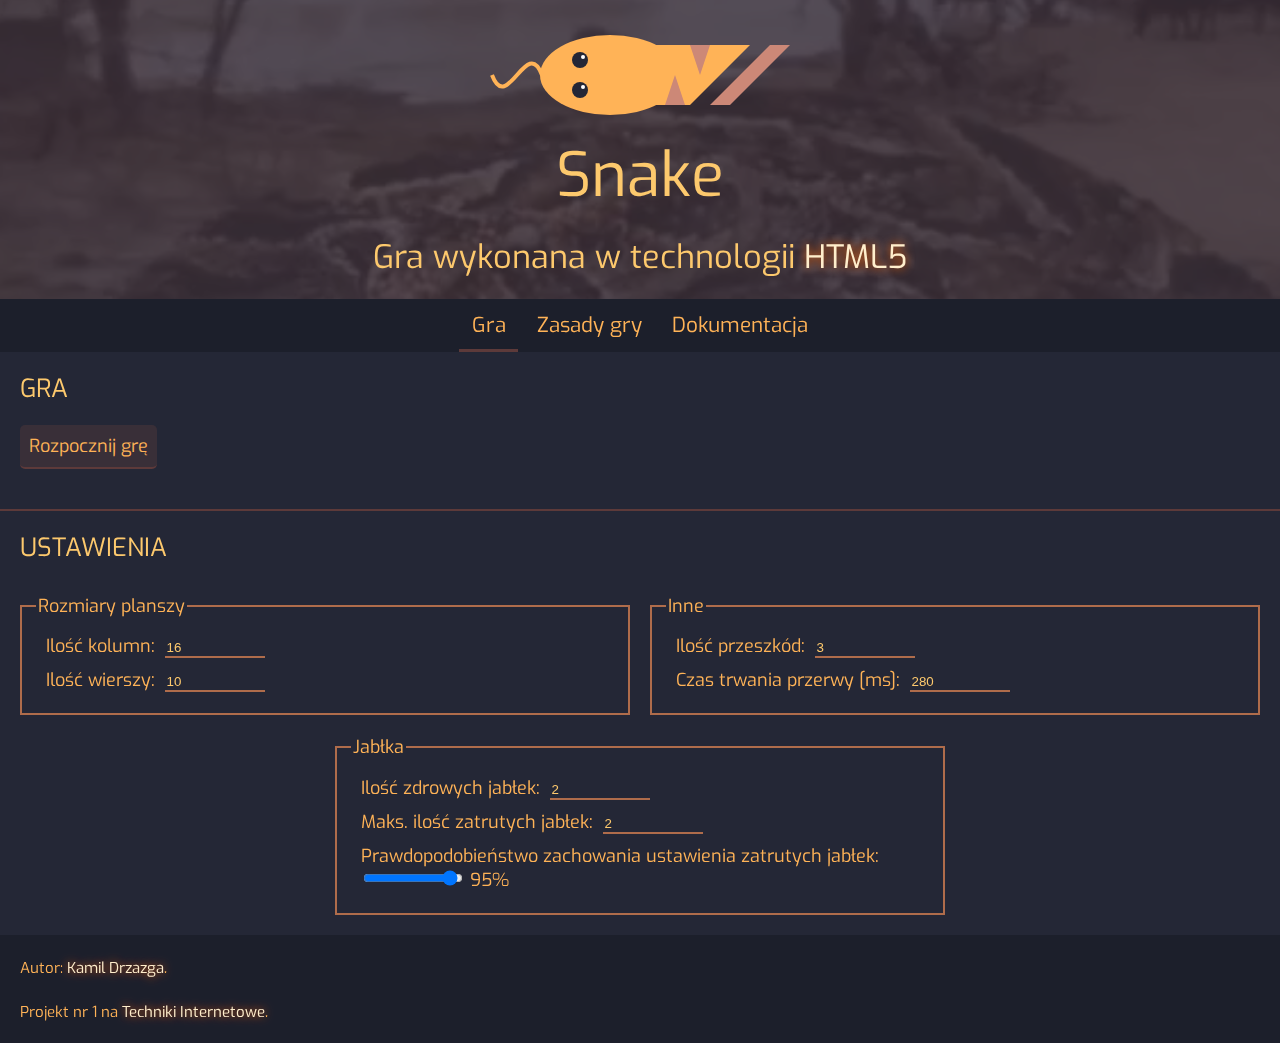
<file: index.html>
<!DOCTYPE html>

<html lang="pl">
<head>
    <meta charset="utf-8">
    <meta name="viewport" content="width=device-width, initial-scale=1"/>
    <title>Snake</title>
    <link rel='stylesheet' href='http://fonts.googleapis.com/css?family=Exo&amp;subset=latin,latin-ext'/>
    <link rel="stylesheet" href="css/style.css"/>
</head>
<body>

<header>
    <video autoplay loop id="snake-video">
        <source src="video/snake.mp4" type="video/mp4">
        <p>Twoja przeglądarka nie wspiera elementu <em><code>&lt;video&gt;</code></em></p>
    </video>
    <svg width="300" height="80" id="logo">
        <ellipse cx="120" cy="40" rx="70" ry="40" style="fill: #FFB357;"></ellipse>
        <polygon points="140,10 260,10 200,70 140,70" style="fill: #FFB357;"></polygon>
        <polygon points="280,10 300,10 240,70 220,70" style="fill: #c87;"></polygon>
        <polygon points="200,10 220,10 210,40" style="fill: #c87;"></polygon>
        <polygon points="175,70 195,70 185,40" style="fill: #c87;"></polygon>
        <path d="M2,40 C17,80 37,0 52,40" style="fill: none; stroke: #FFB357; stroke-width: 4px;"></path>
        <circle cx="90" cy="25" r="8" style="fill: #242736;"></circle>
        <circle cx="90" cy="55" r="8" style="fill: #242736;"></circle>
        <circle cx="93" cy="22" r="2" style="fill: #fff;"></circle>
        <circle cx="93" cy="52" r="2" style="fill: #fff;"></circle>
    </svg>
    <h1>Snake</h1>
    <h2>Gra wykonana w technologii <em>HTML5</em></h2>
</header>

<nav>
    <ul class="menu">
        <li><a class="active" href="index.html">Gra</a></li>
        <li><a href="how-to.html">Zasady gry</a></li>
        <li><a href="docs.html">Dokumentacja</a></li>
    </ul>
</nav>

<section id="game">
    <h3>Gra</h3>

    <!-- przycisk rozpoczyna grę - znika, gdy gra się rozpocznie -->
    <button onclick="startGame(event);" class="game-starter">Rozpocznij grę</button>

    <!-- kontener na grę - w nim znajdują się warstwy, które nakładają się na sibie -->
    <div class="layer-wrapper">

        <!-- najniższa warstwa - element canvas na którym malowane są nasze obiekty -->
        <canvas>
            <p>Twoja przeglądarka nie wspiera elementu <em><code>&lt;canvas&gt;</code></em></p>
        </canvas>

        <!-- reszta warst - tylko jedna może być aktywna w tym samym czasie -->

        <!-- warstwa wyświetlana w czasie trwania gry -->
        <div class="layer game-running">
            <p>Punkty: <em><span class="points">0</span></em></p>
            <p>Rekord: <em><span class="max-points">0</span></em></p>
        </div>

        <!-- warstwa wyświetlana gdy gracz grzegra -->
        <div class="layer game-over non-clickable">
            <h4>Koniec gry!</h4>
            <p>Punkty: <em><span class="points">0</span></em></p>
            <p>Rekord: <em><span class="max-points">0</span></em></p>
            <button onclick="stopGame(event);startGame(event);game.play();">Restart</button>
            <button onclick="game.maxPointsHandler.text(0);stopGame(event);">Zakończ grę</button>
        </div>

        <!-- warstwa wyświetlana, gdy gra zostanie rozpoczęta lub przerwana -->
        <div class="layer game-paused non-clickable">
            <h4>Gra zatrzymana / nierozpoczęta</h4>
            <p>Naciśnij przycisk poniżej lub klawisz <kbd>P</kbd> by kontynuować</p>
            <button onclick="game.play();">Wznów</button>
            <button onclick="stopGame(event);startGame(event);game.play();">Restart</button>
            <button onclick="game.maxPointsHandler.text(0);stopGame(event);">Zakończ grę</button>
        </div>

        <!-- warstwa wyświetlana, gdy gracz wygra -->
        <div class="layer game-win non-clickable">
            <h4>Zwycięstwo!</h4>
            <p>Niesamowite! Udało ci się zapełnić wszystkie puste pola na planszy!</p>
            <p>Punkty: <em><span class="points">0</span></em></p>
            <p>Rekord: <em><span class="max-points">0</span></em></p>
            <button onclick="stopGame(event);startGame(event);game.play();">Restart</button>
            <button onclick="game.maxPointsHandler.text(0);stopGame(event);">Zakończ grę</button>
        </div>

    </div>

</section>

<section id="settings">
    <h3>Ustawienia</h3>

    <!-- poniższy blok pozwala umieścić elementy tak - jeżeli mamy .per50 w .grid, to .per50 rozciągnie się na połowę szerokości strony (gdy mamy odpowiednio dużą rozdzielczość okna -->
    <div class="grid">
        <div class="per50">
            <fieldset>
                <legend>Rozmiary planszy</legend>
                <label>Ilość kolumn:
                    <input type="number" value="16" class="cols" required />
                </label>
                <label>Ilość wierszy:
                    <input type="number" value="10" class="rows" required />
                </label>
            </fieldset>
        </div><!--
        --><div class="per50">
            <fieldset>
                <legend>Inne</legend>
                <label>Ilość przeszkód:
                    <input type="number" value="3" class="obstacles" required />
                </label>
                <label>Czas trwania przerwy [ms]:
                    <input type="number" value="280" class="interval" required />
                </label>
            </fieldset>
        </div><!--
        --><div class="per50">
            <fieldset>
                <legend>Jabłka</legend>
                <label>Ilość zdrowych jabłek:
                    <input type="number" value="2" class="healthy-apples" required />
                </label>
                <label>Maks. ilość zatrutych jabłek:
                    <input type="number" value="2" class="max-poisoned-apples" required />
                </label>
                <label>Prawdopodobieństwo zachowania ustawienia zatrutych jabłek:
                    <input type="range" step="0.01" max="1" min="0" value="0.95" class="poisoned-apples-change-probability percent-range" />
                    <span class="range-label"></span>
                </label>
            </fieldset>
        </div>
    </div>
</section>

<footer>
    <p><small>Autor: <em>Kamil Drzazga</em>.</small></p>
    <p><small>Projekt nr 1 na <em>Techniki Internetowe</em>.</small></p>
</footer>

<script src="js/jquery-2.1.4.min.js"></script>
<script src="js/Game/Board/Field.js"></script>
<script src="js/Game/Board/EmptyField.js"></script>
<script src="js/Game/Board/AppleField.js"></script>
<script src="js/Game/Board/HealthyAppleField.js"></script>
<script src="js/Game/Board/PoisonedAppleField.js"></script>
<script src="js/Game/Board/ObstacleField.js"></script>
<script src="js/Game/Board/MouseField.js"></script>
<script src="js/Game/Board/SnakeField.js"></script>
<script src="js/Game/Board/Board.js"></script>
<script src="js/Game/Snake.js"></script>
<script src="js/Game/Randomizer.js"></script>
<script src="js/Game/Game.js"></script>
<script src="js/scripts.js"></script>

<audio src="audio/mouse1.mp3" class="mouse-sound">
    <p>Twoja przeglądarka nie wspiera elementu <em><code>&lt;audio&gt;</code></em></p>
</audio>
<audio src="audio/mouse2.mp3" class="mouse-sound">
    <p>Twoja przeglądarka nie wspiera elementu <em><code>&lt;audio&gt;</code></em></p>
</audio>
<audio src="audio/apple1.mp3" class="apple-sound">
    <p>Twoja przeglądarka nie wspiera elementu <em><code>&lt;audio&gt;</code></em></p>
</audio>
<audio src="audio/apple2.mp3" class="apple-sound">
    <p>Twoja przeglądarka nie wspiera elementu <em><code>&lt;audio&gt;</code></em></p>>
</audio>

</body>
</html>
</file>
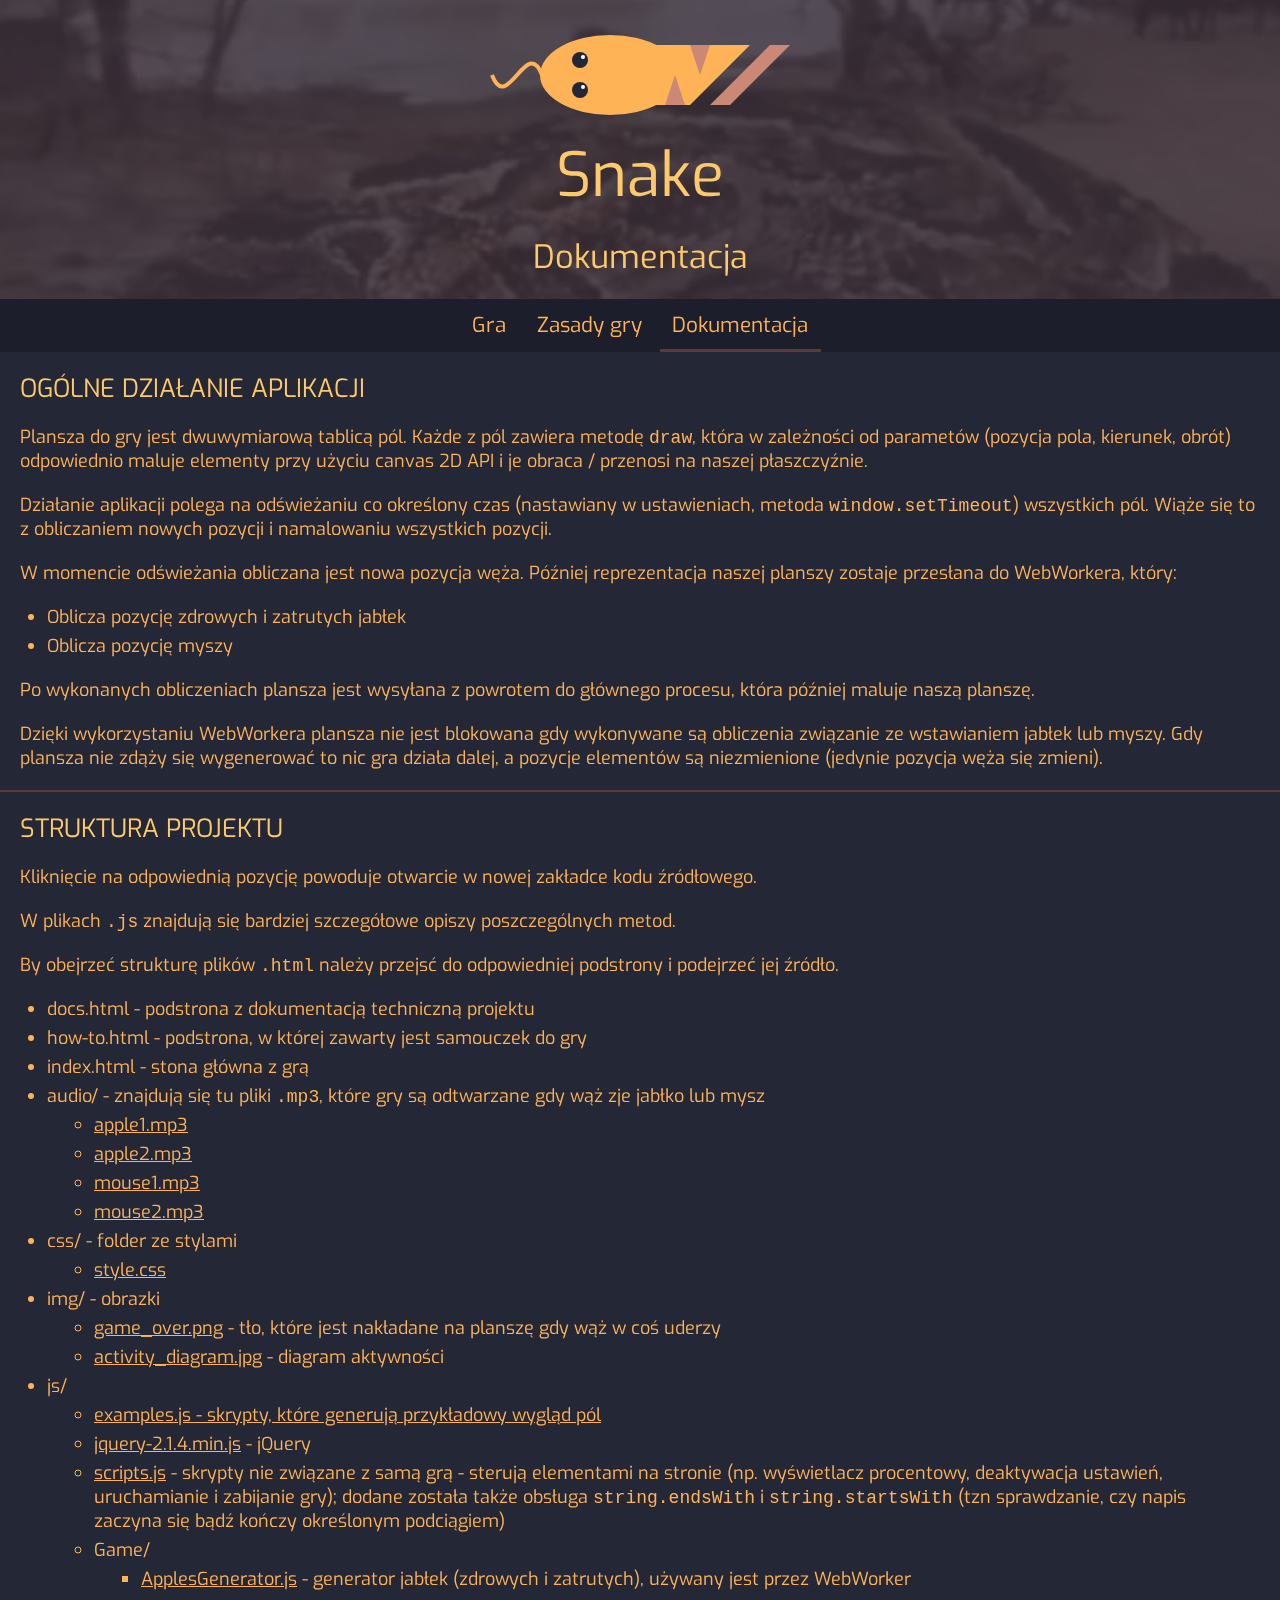
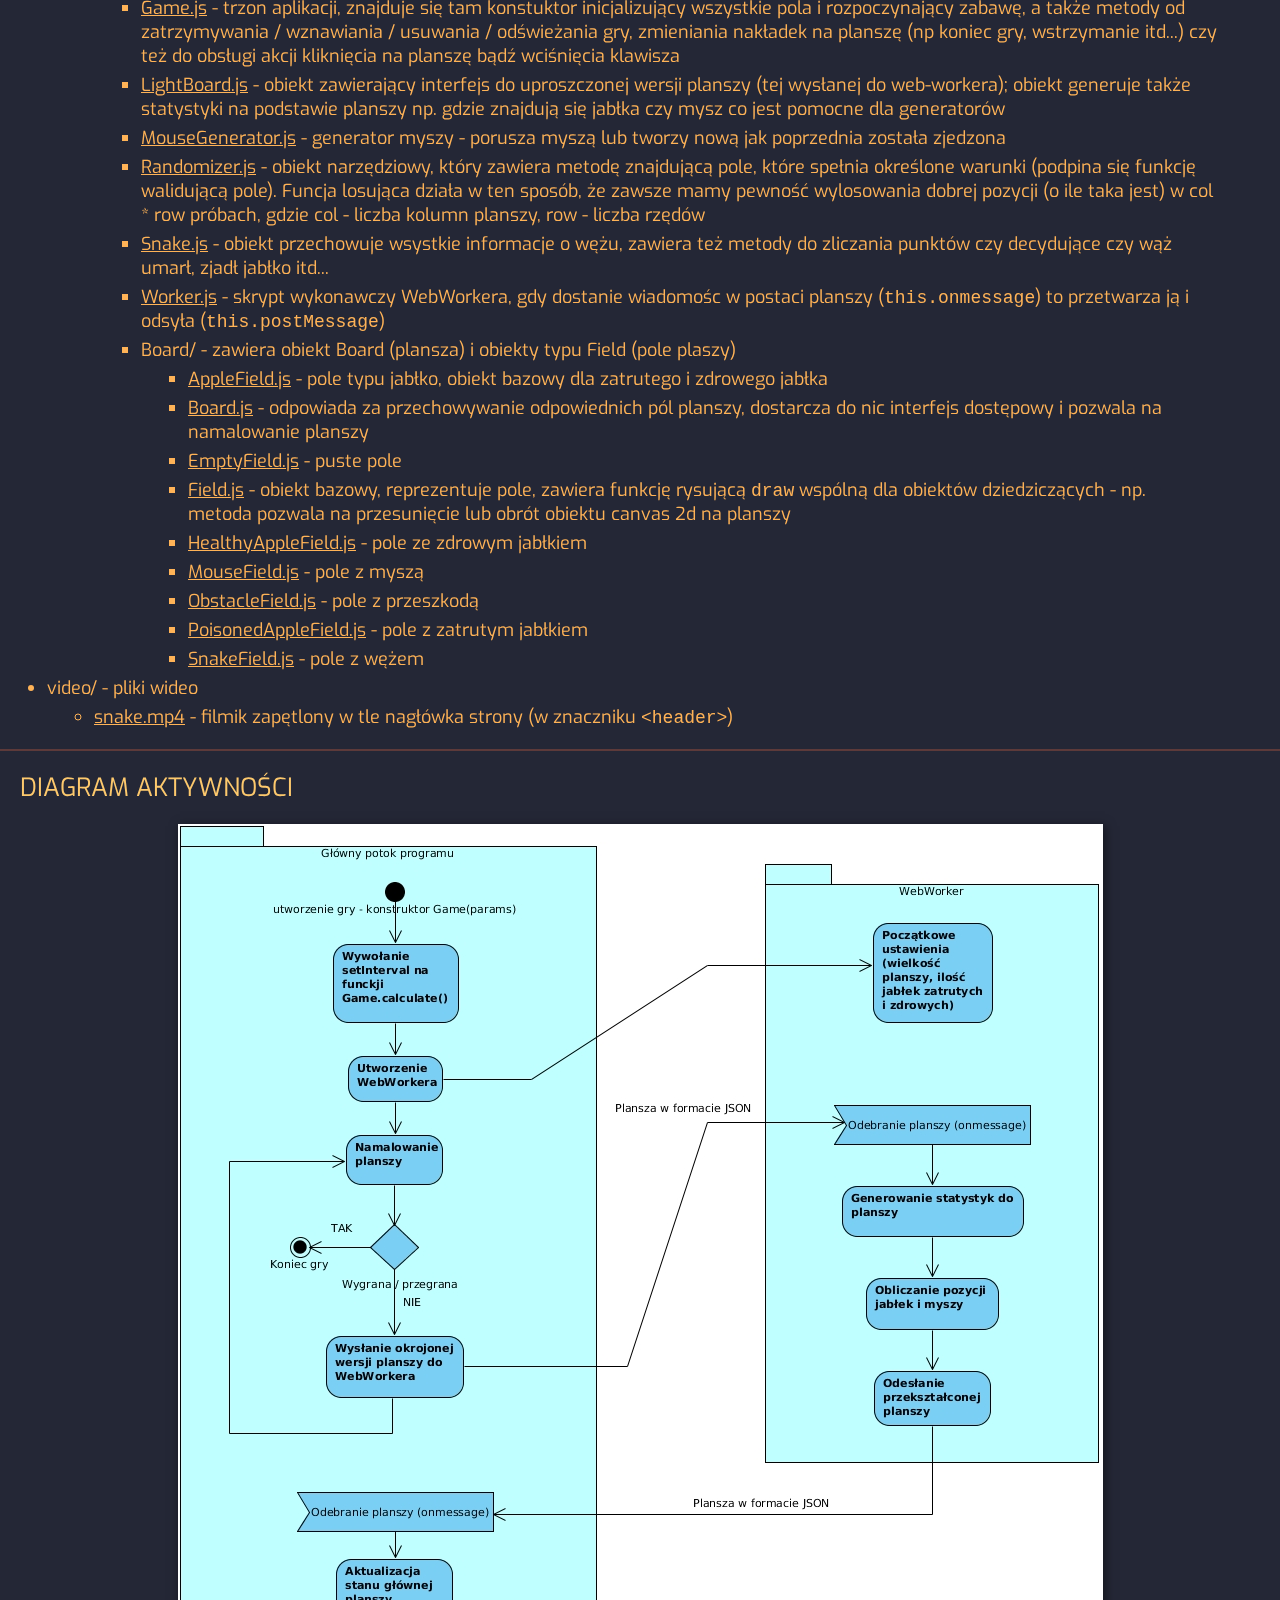
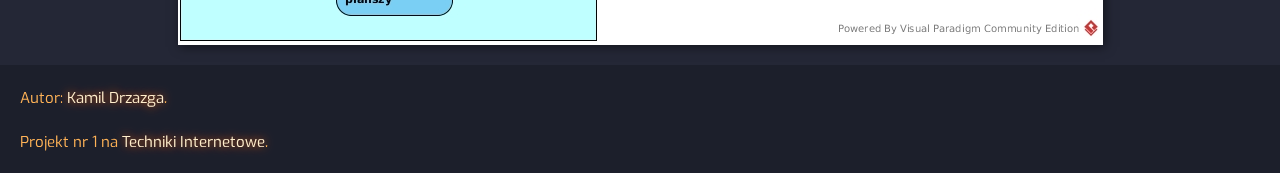
<file: docs.html>
<!DOCTYPE html>

<html lang="pl">
<head>
    <meta charset="utf-8">
    <meta name="viewport" content="width=device-width, initial-scale=1"/>
    <title>Snake - dokumentacja</title>
    <link rel='stylesheet' href='http://fonts.googleapis.com/css?family=Exo&amp;subset=latin,latin-ext'/>
    <link rel="stylesheet" href="css/style.css"/>
</head>
<body>

<header>
    <video autoplay loop id="snake-video">
        <source src="video/snake.mp4" type="video/mp4">
        <p>Twoja przeglądarka nie wspiera elementu <em><code>&lt;video&gt;</code></em></p>
    </video>
    <svg width="300" height="80" id="logo">
        <ellipse cx="120" cy="40" rx="70" ry="40" style="fill: #FFB357;"></ellipse>
        <polygon points="140,10 260,10 200,70 140,70" style="fill: #FFB357;"></polygon>
        <polygon points="280,10 300,10 240,70 220,70" style="fill: #c87;"></polygon>
        <polygon points="200,10 220,10 210,40" style="fill: #c87;"></polygon>
        <polygon points="175,70 195,70 185,40" style="fill: #c87;"></polygon>
        <path d="M2,40 C17,80 37,0 52,40" style="fill: none; stroke: #FFB357; stroke-width: 4px;"></path>
        <circle cx="90" cy="25" r="8" style="fill: #242736;"></circle>
        <circle cx="90" cy="55" r="8" style="fill: #242736;"></circle>
        <circle cx="93" cy="22" r="2" style="fill: #fff;"></circle>
        <circle cx="93" cy="52" r="2" style="fill: #fff;"></circle>
    </svg>
    <h1>Snake</h1>
    <h2>Dokumentacja</h2>
</header>

<nav>
    <ul class="menu">
        <li><a href="index.html">Gra</a></li>
        <li><a href="how-to.html">Zasady gry</a></li>
        <li><a class="active" href="docs.html">Dokumentacja</a></li>
    </ul>
</nav>

<section>
    <h3>Ogólne działanie aplikacji</h3>
    <p>Plansza do gry jest dwuwymiarową tablicą pól. Każde z pól zawiera metodę <code>draw</code>, która w zależności od parametów (pozycja pola, kierunek, obrót) odpowiednio maluje elementy przy użyciu canvas 2D API i je obraca / przenosi na naszej płaszczyźnie.</p>
    <p>Działanie aplikacji polega na odświeżaniu co określony czas (nastawiany w ustawieniach, metoda <code>window.setTimeout</code>) wszystkich pól. Wiąże się to z obliczaniem nowych pozycji i namalowaniu wszystkich pozycji.</p>
    <p>W momencie odświeżania obliczana jest nowa pozycja węża. Później reprezentacja naszej planszy zostaje przesłana do WebWorkera, który:</p>
    <ul>
        <li>Oblicza pozycję zdrowych i zatrutych jabłek</li>
        <li>Oblicza pozycję myszy</li>
    </ul>
    <p>Po wykonanych obliczeniach plansza jest wysyłana z powrotem do głównego procesu, która później maluje naszą planszę.</p>
    <p>Dzięki wykorzystaniu WebWorkera plansza nie jest blokowana gdy wykonywane są obliczenia związanie ze wstawianiem jabłek lub myszy. Gdy plansza nie zdąży się wygenerować to nic gra działa dalej, a pozycje elementów są niezmienione (jedynie pozycja węża się zmieni).</p>
</section>

<section>
    <h3>Struktura projektu</h3>
    <p>Kliknięcie na odpowiednią pozycję powoduje otwarcie w nowej zakładce kodu źródłowego.</p>
    <p>W plikach <code>.js</code> znajdują się bardziej szczegółowe opiszy poszczególnych metod.</p>
    <p>By obejrzeć strukturę plików <code>.html</code> należy przejsć do odpowiedniej podstrony i podejrzeć jej źródło.</p>
    <ul>
        <li>docs.html - podstrona z dokumentacją techniczną projektu</li>
        <li>how-to.html - podstrona, w której zawarty jest samouczek do gry</li>
        <li>index.html - stona główna z grą</li>
        <li>audio/ - znajdują się tu pliki <code>.mp3</code>, które gry są odtwarzane gdy wąż zje jabłko lub mysz
            <ul>
                <li><a href="audio/apple1.mp3" target="_blank">apple1.mp3</a></li>
                <li><a href="audio/apple2.mp3" target="_blank">apple2.mp3</a></li>
                <li><a href="audio/mouse1.mp3" target="_blank">mouse1.mp3</a></li>
                <li><a href="audio/mouse2.mp3" target="_blank">mouse2.mp3</a></li>
            </ul>
        </li>
        <li>css/ - folder ze stylami
            <ul>
                <li><a href="css/style.css" target="_blank">style.css</a></li>
            </ul>
        </li>
        <li>img/ - obrazki
            <ul>
                <li><a href="img/game_over.png" target="_blank">game_over.png</a> - tło, które jest nakładane na planszę gdy wąż w coś uderzy</li>
                <li><a href="img/activity_diagram.jpg" target="_blank">activity_diagram.jpg</a> - diagram aktywności</li>
            </ul>
        </li>
        <li>js/
            <ul>
                <li><a href="js/examples.js" target="_blank">examples.js - skrypty, które generują przykładowy wygląd pól</a></li>
                <li><a href="js/jquery-2.1.4.min.js" target="_blank">jquery-2.1.4.min.js</a> - jQuery</li>
                <li><a href="js/scripts.js" target="_blank">scripts.js</a> - skrypty nie związane z samą grą - sterują elementami na stronie (np. wyświetlacz procentowy, deaktywacja ustawień, uruchamianie i zabijanie gry); dodane została także obsługa <code>string.endsWith</code> i <code>string.startsWith</code> (tzn sprawdzanie, czy napis zaczyna się bądź kończy określonym podciągiem)</li>
                <li>Game/
                    <ul>
                        <li><a href="js/Game/ApplesGenerator.js" target="_blank">ApplesGenerator.js</a> - generator jabłek (zdrowych i zatrutych), używany jest przez WebWorker</li>
                        <li><a href="js/Game/Game.js" target="_blank">Game.js</a> - trzon aplikacji, znajduje się tam konstuktor inicjalizujący wszystkie pola i rozpoczynający zabawę, a także metody od zatrzymywania / wznawiania / usuwania / odświeżania gry, zmieniania nakładek na planszę (np koniec gry, wstrzymanie itd...) czy też do obsługi akcji kliknięcia na planszę bądź wciśnięcia klawisza</li>
                        <li><a href="js/Game/LightBoard.js" target="_blank">LightBoard.js</a> - obiekt zawierający interfejs do uproszczonej wersji planszy (tej wysłanej do web-workera); obiekt generuje także statystyki na podstawie planszy np. gdzie znajdują się jabłka czy mysz co jest pomocne dla generatorów</li>
                        <li><a href="js/Game/MouseGenerator.js" target="_blank">MouseGenerator.js</a> - generator myszy - porusza myszą lub tworzy nową jak poprzednia została zjedzona</li>
                        <li><a href="js/Game/Randomizer.js" target="_blank">Randomizer.js</a> - obiekt narzędziowy, który zawiera metodę znajdującą pole, które spełnia określone warunki (podpina się funkcję walidującą pole). Funcja losująca działa w ten sposób, że zawsze mamy pewność wylosowania dobrej pozycji (o ile taka jest) w col * row próbach, gdzie col - liczba kolumn planszy, row - liczba rzędów</li>
                        <li><a href="js/Game/Snake.js" target="_blank">Snake.js</a> - obiekt przechowuje wsystkie informacje o wężu, zawiera też metody do zliczania punktów czy decydujące czy wąż umarł, zjadł jabłko itd...</li>
                        <li><a href="js/Game/Worker.js" target="_blank">Worker.js</a> - skrypt wykonawczy WebWorkera, gdy dostanie wiadomośc w postaci planszy (<code>this.onmessage</code>) to przetwarza ją i odsyła (<code>this.postMessage</code>)</li>
                        <li>Board/ - zawiera obiekt Board (plansza) i obiekty typu Field (pole plaszy)
                            <ul>
                                <li><a href="js/Game/Board/AppleField.js" target="_blank">AppleField.js</a> - pole typu jabłko, obiekt bazowy dla zatrutego i zdrowego jabłka</li>
                                <li><a href="js/Game/Board/Board.js" target="_blank">Board.js</a> - odpowiada za przechowywanie odpowiednich pól planszy, dostarcza do nic interfejs dostępowy i pozwala na namalowanie planszy</li>
                                <li><a href="js/Game/Board/EmptyField.js" target="_blank">EmptyField.js</a> - puste pole</li>
                                <li><a href="js/Game/Board/Field.js" target="_blank">Field.js</a> - obiekt bazowy, reprezentuje pole, zawiera funkcję rysującą <code>draw</code> wspólną dla obiektów dziedziczących - np. metoda pozwala na przesunięcie lub obrót obiektu canvas 2d na planszy</li>
                                <li><a href="js/Game/Board/HealthyAppleField.js" target="_blank">HealthyAppleField.js</a> - pole ze zdrowym jabłkiem</li>
                                <li><a href="js/Game/Board/MouseField.js" target="_blank">MouseField.js</a> - pole z myszą</li>
                                <li><a href="js/Game/Board/ObstacleField.js" target="_blank">ObstacleField.js</a> - pole z przeszkodą</li>
                                <li><a href="js/Game/Board/PoisonedAppleField.js" target="_blank">PoisonedAppleField.js</a> - pole z zatrutym jabłkiem</li>
                                <li><a href="js/Game/Board/SnakeField.js" target="_blank">SnakeField.js</a> - pole z wężem</li>
                            </ul>
                        </li>
                    </ul>
                </li>
            </ul>
        </li>
        <li>video/ - pliki wideo
            <ul>
                <li><a href="video/snake.mp4" target="_blank">snake.mp4</a> - filmik zapętlony w tle nagłówka strony (w znaczniku <code>&lt;header&gt;</code>)</li>
            </ul>
        </li>
    </ul>
</section>

<section>
    <h3>Diagram aktywności</h3>
    <a href="img/activity_diagram.jpg" target="_blank"><img src="img/activity_diagram.jpg" alt="Diagram aktywności" /></a>
</section>

<footer>
    <p><small>Autor: <em>Kamil Drzazga</em>.</small></p>
    <p><small>Projekt nr 1 na <em>Techniki Internetowe</em>.</small></p>
</footer>

</body>
</html>
</file>
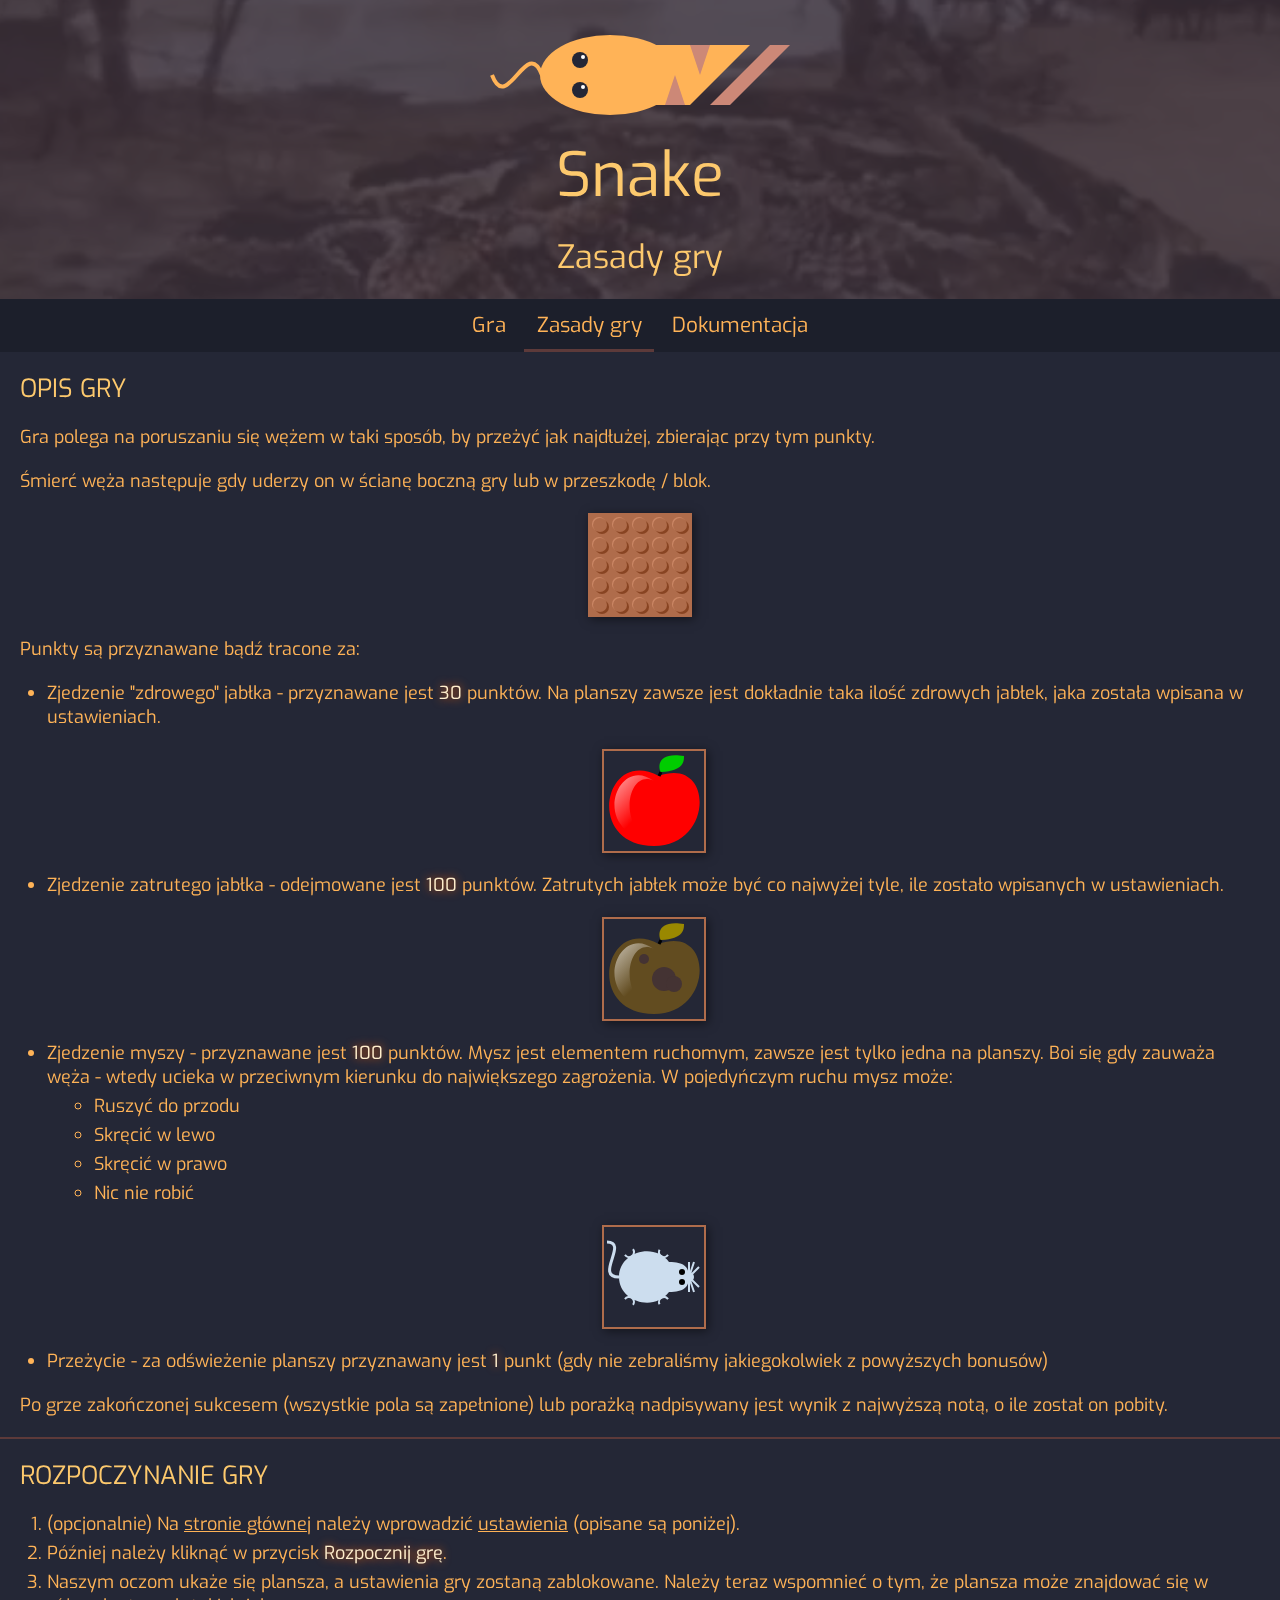
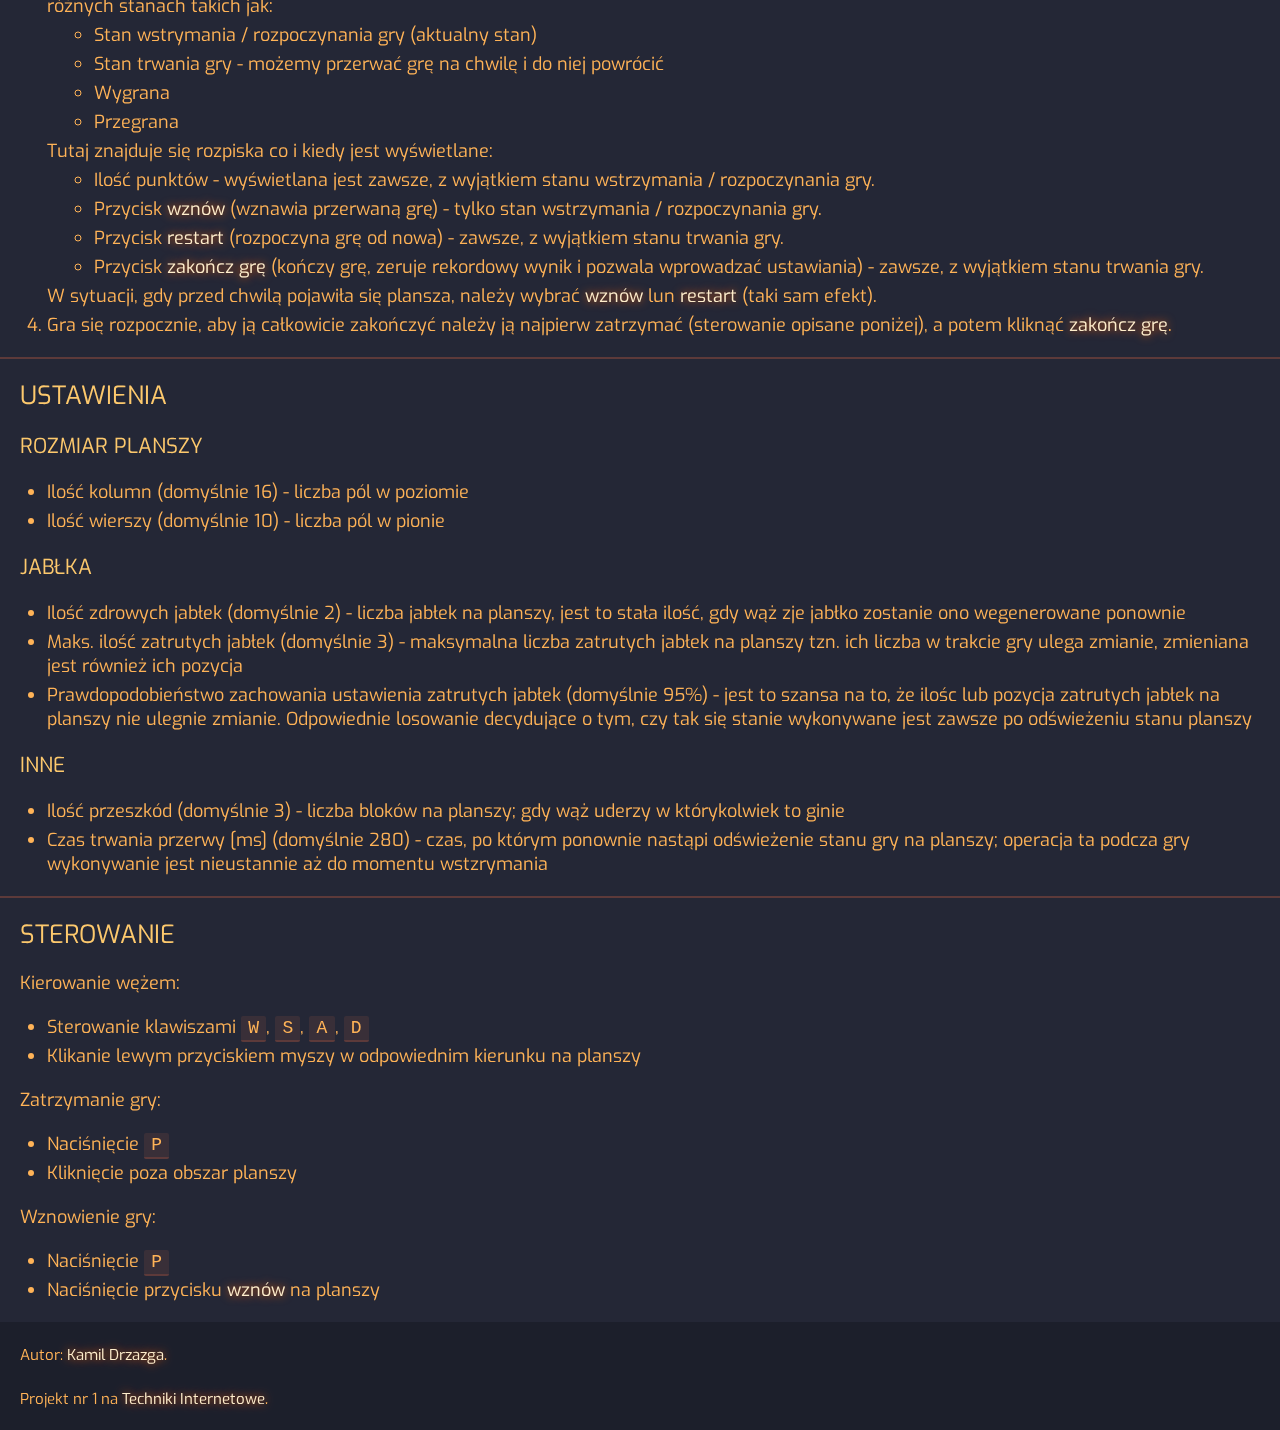
<file: how-to.html>
<!DOCTYPE html>

<html lang="pl">
<head>
    <meta charset="utf-8">
    <meta name="viewport" content="width=device-width, initial-scale=1"/>
    <title>Snake - zasady gry</title>
    <link rel='stylesheet' href='http://fonts.googleapis.com/css?family=Exo&amp;subset=latin,latin-ext'/>
    <link rel="stylesheet" href="css/style.css"/>
</head>
<body>

<header>
    <video autoplay loop id="snake-video">
        <source src="video/snake.mp4" type="video/mp4">
        <p>Twoja przeglądarka nie wspiera elementu <em><code>&lt;video&gt;</code></em></p>
    </video>
    <svg width="300" height="80" id="logo">
        <ellipse cx="120" cy="40" rx="70" ry="40" style="fill: #FFB357;"></ellipse>
        <polygon points="140,10 260,10 200,70 140,70" style="fill: #FFB357;"></polygon>
        <polygon points="280,10 300,10 240,70 220,70" style="fill: #c87;"></polygon>
        <polygon points="200,10 220,10 210,40" style="fill: #c87;"></polygon>
        <polygon points="175,70 195,70 185,40" style="fill: #c87;"></polygon>
        <path d="M2,40 C17,80 37,0 52,40" style="fill: none; stroke: #FFB357; stroke-width: 4px;"></path>
        <circle cx="90" cy="25" r="8" style="fill: #242736;"></circle>
        <circle cx="90" cy="55" r="8" style="fill: #242736;"></circle>
        <circle cx="93" cy="22" r="2" style="fill: #fff;"></circle>
        <circle cx="93" cy="52" r="2" style="fill: #fff;"></circle>
    </svg>
    <h1>Snake</h1>
    <h2>Zasady gry</h2>
</header>

<nav>
    <ul class="menu">
        <li><a href="index.html">Gra</a></li>
        <li><a class="active" href="how-to.html">Zasady gry</a></li>
        <li><a href="docs.html">Dokumentacja</a></li>
    </ul>
</nav>

<section>
    <h3>Opis gry</h3>
    <p>Gra polega na poruszaniu się wężem w taki sposób, by przeżyć jak najdłużej, zbierając przy tym punkty.</p>
    <p>Śmierć węża następuje gdy uderzy on w ścianę boczną gry lub w przeszkodę / blok.</p>
    <canvas id="obstacle-example" width="100" height="100">
        <p>Twoja przeglądarka nie wspiera elementu <em><code>&lt;canvas&gt;</code></em></p>
    </canvas>
    <p>Punkty są przyznawane bądź tracone za:</p>
    <ul>
        <li>Zjedzenie "zdrowego" jabłka - przyznawane jest <em>30</em> punktów. Na planszy zawsze jest dokładnie taka ilość zdrowych jabłek, jaka została wpisana w ustawieniach.
            <canvas id="healthy-apple-example" width="100" height="100">
                <p>Twoja przeglądarka nie wspiera elementu <em><code>&lt;canvas&gt;</code></em></p>
            </canvas>
        </li>
        <li>Zjedzenie zatrutego jabłka - odejmowane jest <em>100</em> punktów. Zatrutych jabłek może być co najwyżej tyle, ile zostało wpisanych w ustawieniach.
            <canvas id="poisoned-apple-example" width="100" height="100">
                <p>Twoja przeglądarka nie wspiera elementu <em><code>&lt;canvas&gt;</code></em></p>
            </canvas>
        </li>
        <li>Zjedzenie myszy - przyznawane jest <em>100</em> punktów. Mysz jest elementem ruchomym, zawsze jest tylko jedna na planszy. Boi się gdy zauważa węża - wtedy ucieka w przeciwnym kierunku do największego zagrożenia. W pojedyńczym ruchu mysz może:
            <ul>
                <li>Ruszyć do przodu</li>
                <li>Skręcić w lewo</li>
                <li>Skręcić w prawo</li>
                <li>Nic nie robić</li>
            </ul>
            <canvas id="mouse-example" width="100" height="100">
                <p>Twoja przeglądarka nie wspiera elementu <em><code>&lt;canvas&gt;</code></em></p>
            </canvas>
        </li>
        <li>Przeżycie - za odświeżenie planszy przyznawany jest <em>1</em> punkt (gdy nie zebraliśmy jakiegokolwiek z powyższych bonusów)</li>
    </ul>
    <p>Po grze zakończonej sukcesem (wszystkie pola są zapełnione) lub porażką nadpisywany jest wynik z najwyższą notą, o ile został on pobity.</p>
</section>

<section>
    <h3>Rozpoczynanie gry</h3>
    <ol>
        <li>(opcjonalnie) Na <a href="index.html">stronie głównej</a> należy wprowadzić <a href="index.html#settings">ustawienia</a> (opisane są poniżej).</li>
        <li>Później należy kliknąć w przycisk <em>Rozpocznij grę</em>.</li>
        <li>Naszym oczom ukaże się plansza, a ustawienia gry zostaną zablokowane. Należy teraz wspomnieć o tym, że plansza może znajdować się w różnych stanach takich jak:
            <ul>
                <li>Stan wstrymania / rozpoczynania gry (aktualny stan)</li>
                <li>Stan trwania gry - możemy przerwać grę na chwilę i do niej powrócić</li>
                <li>Wygrana</li>
                <li>Przegrana</li>
            </ul>
            Tutaj znajduje się rozpiska co i kiedy jest wyświetlane:
            <ul>
                <li>Ilość punktów - wyświetlana jest zawsze, z wyjątkiem stanu wstrzymania / rozpoczynania gry.</li>
                <li>Przycisk <em>wznów</em> (wznawia przerwaną grę) - tylko stan wstrzymania / rozpoczynania gry.</li>
                <li>Przycisk <em>restart</em> (rozpoczyna grę od nowa) - zawsze, z wyjątkiem stanu trwania gry.</li>
                <li>Przycisk <em>zakończ grę</em> (kończy grę, zeruje rekordowy wynik i pozwala wprowadzać ustawiania) - zawsze, z wyjątkiem stanu trwania gry.</li>
            </ul>
            W sytuacji, gdy przed chwilą pojawiła się plansza, należy wybrać <em>wznów</em> lun <em>restart</em> (taki sam efekt).
        </li>
        <li>Gra się rozpocznie, aby ją całkowicie zakończyć należy ją najpierw zatrzymać (sterowanie opisane poniżej), a potem kliknąć <em>zakończ grę</em>.</li>
    </ol>
</section>

<section>
    <h3>Ustawienia</h3>
    <h4>Rozmiar planszy</h4>
    <ul>
        <li>Ilość kolumn (domyślnie 16) - liczba pól w poziomie</li>
        <li>Ilość wierszy (domyślnie 10) - liczba pól w pionie</li>
    </ul>
    <h4>Jabłka</h4>
    <ul>
        <li>Ilość zdrowych jabłek (domyślnie 2) - liczba jabłek na planszy, jest to stała ilość, gdy wąż zje jabłko zostanie ono wegenerowane ponownie</li>
        <li>Maks. ilość zatrutych jabłek (domyślnie 3) - maksymalna liczba zatrutych jabłek na planszy tzn. ich liczba w trakcie gry ulega zmianie, zmieniana jest również ich pozycja</li>
        <li>Prawdopodobieństwo zachowania ustawienia zatrutych jabłek (domyślnie 95%) - jest to szansa na to, że ilośc lub pozycja zatrutych jabłek na planszy nie ulegnie zmianie. Odpowiednie losowanie decydujące o tym, czy tak się stanie wykonywane jest zawsze po odświeżeniu stanu planszy</li>
    </ul>
    <h4>Inne</h4>
    <ul>
        <li>Ilość przeszkód (domyślnie 3) - liczba bloków na planszy; gdy wąż uderzy w którykolwiek to ginie</li>
        <li>Czas trwania przerwy [ms] (domyślnie 280) - czas, po którym ponownie nastąpi odświeżenie stanu gry na planszy; operacja ta podcza gry wykonywanie jest nieustannie aż do momentu wstzrymania</li>
    </ul>
</section>

<section>
    <h3>Sterowanie</h3>
    <p>Kierowanie wężem:</p>
    <ul>
        <li>Sterowanie klawiszami <kbd>W</kbd>, <kbd>S</kbd>, <kbd>A</kbd>, <kbd>D</kbd></li>
        <li>Klikanie lewym przyciskiem myszy w odpowiednim kierunku na planszy</li>
    </ul>
    <p>Zatrzymanie gry:</p>
    <ul>
        <li>Naciśnięcie <kbd>P</kbd></li>
        <li>Kliknięcie poza obszar planszy</li>
    </ul>
    <p>Wznowienie gry:</p>
    <ul>
        <li>Naciśnięcie <kbd>P</kbd></li>
        <li>Naciśnięcie przycisku <em>wznów</em> na planszy</li>
    </ul>
</section>

<footer>
    <p><small>Autor: <em>Kamil Drzazga</em>.</small></p>
    <p><small>Projekt nr 1 na <em>Techniki Internetowe</em>.</small></p>
</footer>

<script src="js/jquery-2.1.4.min.js"></script>
<script src="js/Game/Board/Field.js"></script>
<script src="js/Game/Board/AppleField.js"></script>
<script src="js/Game/Board/PoisonedAppleField.js"></script>
<script src="js/Game/Board/ObstacleField.js"></script>
<script src="js/Game/Board/MouseField.js"></script>
<script src="js/examples.js"></script>

</body>
</html>
</file>
<file: css/style.css>
/* główne */

* {
	box-sizing: border-box;
}

body,
button {
	color: #FFB357;
	font-family: 'Exo', sans-serif;
	font-size: 18px;
}

body {
	background: #242736;
	margin: 0;
}

h1,
h2,
h3,
h4,
p {
	font-weight: normal;
	margin: 20px;
}

h1,
h2,
h3,
h4 {
	color: #FDC96D;
}

h1 {
	font-size: 3.4em;
}

h2 {
	font-size: 1.8em;
}

h3 {
	font-size: 1.4em;
	text-transform: uppercase;
}

h4 {
	font-size: 1.15em;
	text-transform: uppercase;
}

em {
	font-style: normal;
}

a {
	color: #FFB357;
	transition: all 0.2s;
}

em,
a:hover {
	color: #fec;
	text-shadow: #f60 0 0 10px;
}

ul,
ol {
	margin: 20px;
	padding: 0 0 0 1.5em;
}

ul ul,
ul ol,
ol ul,
ol ol {
	margin: 0 20px;
}

li {
	margin: 5px 0;
}

button {
	display: inline-block;
	margin: 0 0 20px 20px;
	vertical-align: middle;
	padding: 0.5em;
	cursor: pointer;
	background: #392F38;
	border: none;
	border-bottom: solid 2px #5D3A3A;
	border-radius: 5px;
	transition: all 0.2s;
	position: relative;
	top: 0;
}

button:hover {
	background-color: #5D3A3A;
	border-color: #FFB357;
	color: #FDC96D;
}

button:active {
	top: 2px;
}

canvas,
img {
	margin: 20px auto;
	box-shadow: rgba(0, 0, 0, 0.5) 2px 2px 10px;
	display: block;
	max-width: 100%;
}

canvas {
	border: solid 2px #af6c4b;
}

kbd {
    background: #392F38;
    border-bottom: solid 2px #5D3A3A;
    border-radius: 2px;
    padding: 0.1em 0.4em;
}

fieldset {
	border: solid 2px #af6c4b;
}

label {
	display: block;
	margin: 10px;
}

input {
	width: 100px;
}

input[type="number"],
input[type="text"] {
	border: none;
	border-bottom: solid 2px #af6c4b;
	background: transparent none;
	color: #FDC96D;
	margin: 0 5px;
}

/* klasy */

.menu {
	margin: 0;
	padding: 0;
	font-size: 1.15em;
}

.menu li {
	margin: 0;
	padding: 0;
	display: inline-block;
	transition: all 0.3s;
	position: relative;
}

.menu .active:after {
	content: "";
	height: 3px;
	position: absolute;
	bottom: 0;
	left: 0;
	right: 0;
	background: #5D3A3A;
}

.menu li:hover {
	background: #392F38;
}

.menu a {
	display: block;
	text-decoration: none;
	padding: 0.6em;
}

.layer-wrapper {
	position: relative;
	display: table;
	margin: 10px auto;
}

.layer {
	position: absolute;
	top: 0;
	left: 0;
	bottom: 5px;
	right: 0;
	overflow: hidden;
	margin: 10px;
	display: none;
}

.grid {
	position: relative;
	margin: 10px;
	text-align: center;
}

.grid .per50 {
	display: inline-block;
	width: 50%;
	min-width: 280px;
	margin: 0;
	vertical-align: top;
	text-align: left;
}

.grid .per50 > * {
	margin: 10px;
}

.locked:after {
	content: "[ZABLOKOWANE]";
	color: #f00;
	margin-left: 5px;
	font-size: 0.8em;
}

/* specialne elementy */

body > * {
	overflow: hidden;
}

body > header {
	background-color: rgba(57, 47, 56, 0.85);
	text-align: center;
    position: relative;
}

body > nav {
	text-align: center;
}

body > nav,
body > footer {
	background: rgba(0, 0, 0, 0.2);
}

body > section {
	border-bottom: solid 2px #5D3A3A;
}

body > section:last-of-type {
	border-bottom: none;
}

#logo {
	display: block;
	margin: 35px auto 20px;
}

#snake-video {
	position: absolute;
	top: 55%;
	left: 55%;
	min-width: 110%;
	min-height: 110%;
	width: auto;
	height: auto;
	z-index: -100;
	-webkit-transform: translateX(-55%) translateY(-55%);
	transform: translateX(-55%) translateY(-55%);
}

#game canvas {
	border-width: 10px;
	border-radius: 5px;
	background: #392F38 no-repeat center;
	background-size: contain;
	display: none;
	margin: 0;
}

.game-over {
	background: url(../img/game_over.png) center no-repeat;
	background-size: contain;
}

.game-over,
.game-paused,
.game-win {
	background-color: rgba(0, 0, 0, 0.5);
}
</file>
